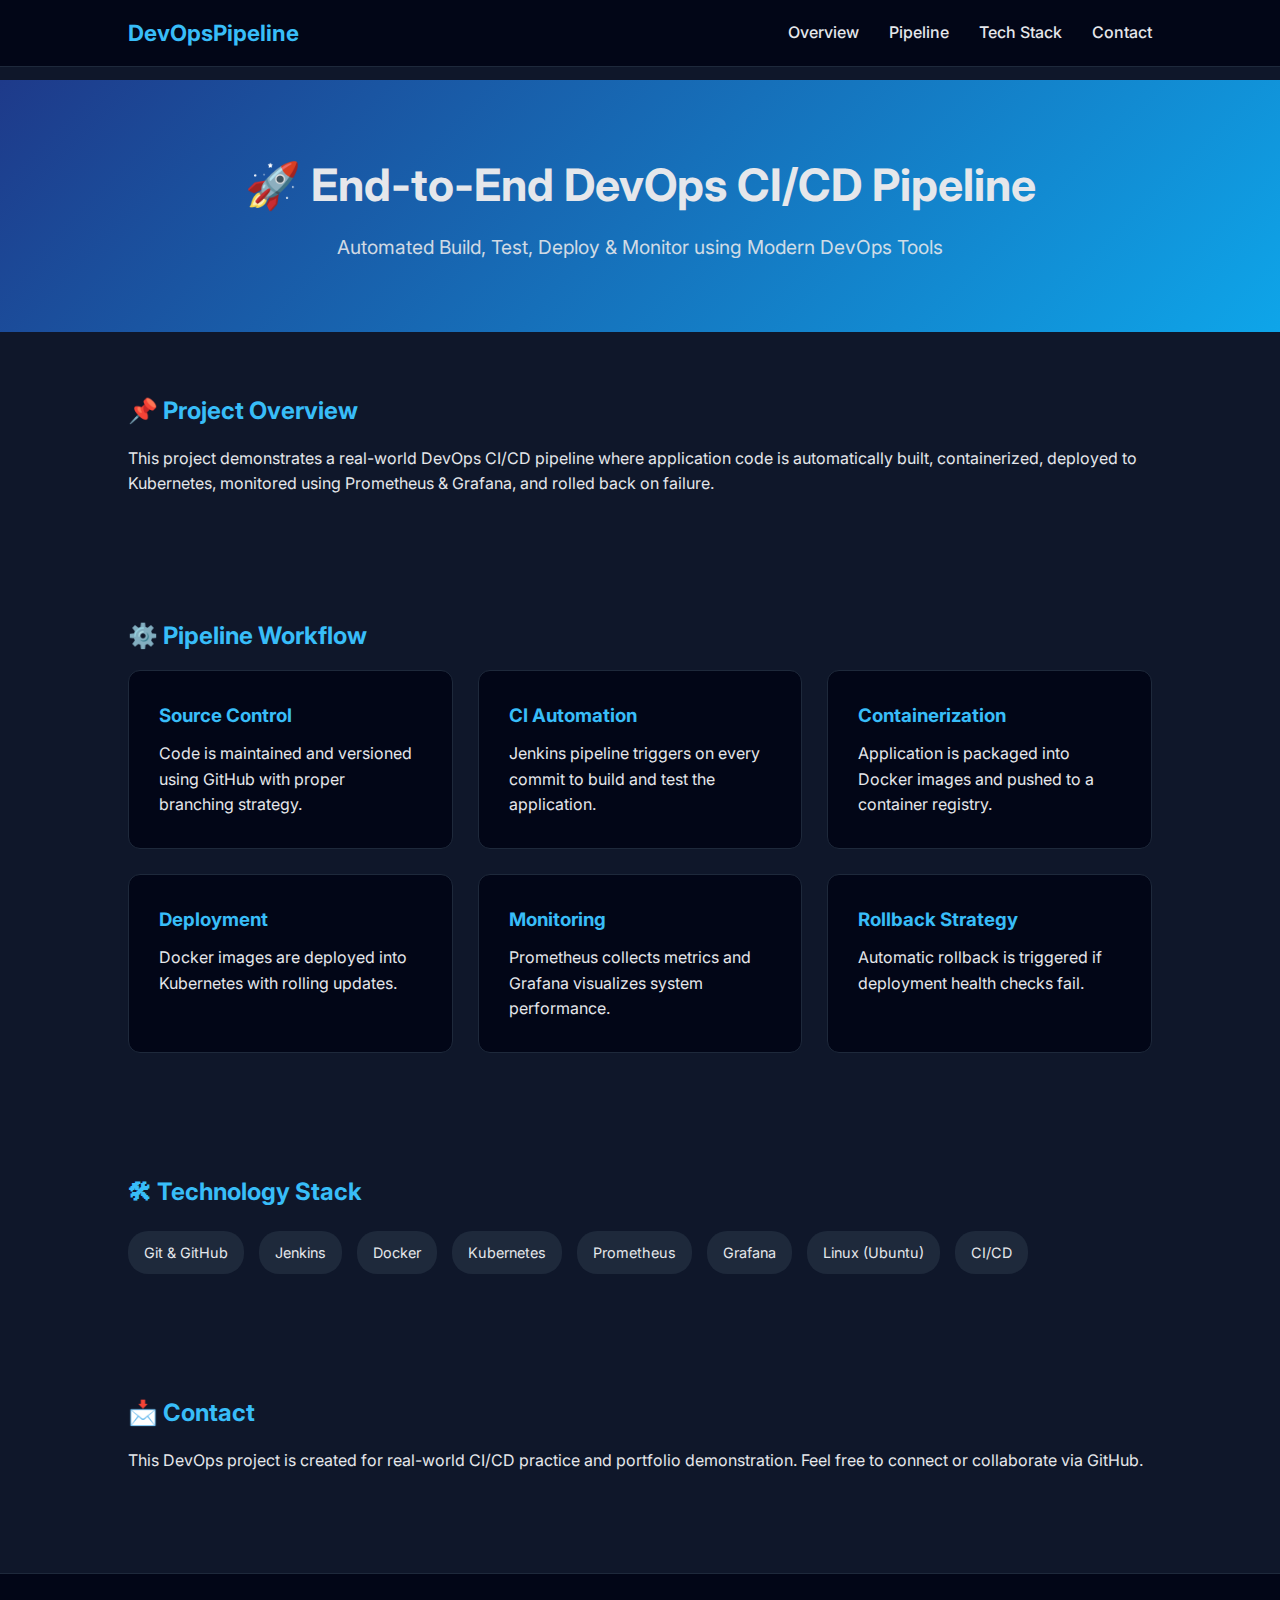
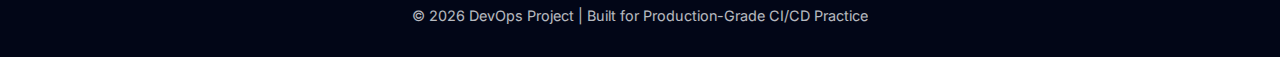
<file: index.html>
<!DOCTYPE html>
<html lang="en">
<head>
    <meta charset="UTF-8">
    <title>DevOps CI/CD Pipeline Dashboard</title>
    <meta name="viewport" content="width=device-width, initial-scale=1.0">

    <!-- Google Font -->
    <link href="https://fonts.googleapis.com/css2?family=Inter:wght@300;400;600;700&display=swap" rel="stylesheet">

    <style>
        * {
            margin: 0;
            padding: 0;
            box-sizing: border-box;
            font-family: 'Inter', sans-serif;
            scroll-behavior: smooth;
        }

        body {
            background: #0f172a;
            color: #e5e7eb;
            line-height: 1.6;
        }

        /* NAVBAR */
        .navbar {
            position: fixed;
            top: 0;
            width: 100%;
            background: #020617;
            display: flex;
            justify-content: space-between;
            align-items: center;
            padding: 15px 10%;
            z-index: 1000;
            border-bottom: 1px solid #1e293b;
        }

        .logo {
            font-size: 1.4rem;
            font-weight: 700;
            color: #38bdf8;
        }

        .nav-links {
            list-style: none;
            display: flex;
            gap: 30px;
        }

        .nav-links a {
            text-decoration: none;
            color: #e5e7eb;
            font-weight: 500;
            transition: 0.3s;
        }

        .nav-links a:hover {
            color: #38bdf8;
        }

        header {
            margin-top: 80px;
            background: linear-gradient(135deg, #1e3a8a, #0ea5e9);
            padding: 70px 20px;
            text-align: center;
        }

        header h1 {
            font-size: 2.8rem;
            margin-bottom: 10px;
        }

        header p {
            font-size: 1.2rem;
            opacity: 0.9;
        }

        section {
            padding: 60px 10%;
        }

        section h2 {
            margin-bottom: 15px;
            color: #38bdf8;
        }

        .cards {
            display: grid;
            grid-template-columns: repeat(auto-fit, minmax(250px, 1fr));
            gap: 25px;
        }

        .card {
            background: #020617;
            border-radius: 12px;
            padding: 30px;
            transition: 0.3s ease;
            border: 1px solid #1e293b;
        }

        .card:hover {
            transform: translateY(-5px);
            border-color: #38bdf8;
        }

        .card h3 {
            margin-bottom: 10px;
            color: #38bdf8;
        }

        .tech {
            display: flex;
            flex-wrap: wrap;
            gap: 15px;
            margin-top: 20px;
        }

        .tech span {
            background: #1e293b;
            padding: 10px 16px;
            border-radius: 20px;
            font-size: 0.9rem;
        }

        footer {
            text-align: center;
            padding: 30px;
            background: #020617;
            border-top: 1px solid #1e293b;
            margin-top: 40px;
        }

        footer p {
            font-size: 0.9rem;
            opacity: 0.8;
        }

        /* MOBILE */
        @media (max-width: 768px) {
            .nav-links {
                gap: 15px;
                font-size: 0.9rem;
            }

            header h1 {
                font-size: 2.2rem;
            }
        }
    </style>
</head>

<body>

<!-- NAVBAR -->
<nav class="navbar">
    <div class="logo">DevOpsPipeline</div>
    <ul class="nav-links">
        <li><a href="#overview">Overview</a></li>
        <li><a href="#workflow">Pipeline</a></li>
        <li><a href="#stack">Tech Stack</a></li>
        <li><a href="#contact">Contact</a></li>
    </ul>
</nav>

<!-- HEADER -->
<header>
    <h1>🚀 End-to-End DevOps CI/CD Pipeline</h1>
    <p>Automated Build, Test, Deploy & Monitor using Modern DevOps Tools</p>
</header>

<!-- OVERVIEW -->
<section id="overview">
    <h2>📌 Project Overview</h2>
    <p>
        This project demonstrates a real-world DevOps CI/CD pipeline where application code
        is automatically built, containerized, deployed to Kubernetes, monitored using
        Prometheus & Grafana, and rolled back on failure.
    </p>
</section>

<!-- WORKFLOW -->
<section id="workflow">
    <h2>⚙️ Pipeline Workflow</h2>
    <div class="cards">
        <div class="card">
            <h3>Source Control</h3>
            <p>Code is maintained and versioned using GitHub with proper branching strategy.</p>
        </div>

        <div class="card">
            <h3>CI Automation</h3>
            <p>Jenkins pipeline triggers on every commit to build and test the application.</p>
        </div>

        <div class="card">
            <h3>Containerization</h3>
            <p>Application is packaged into Docker images and pushed to a container registry.</p>
        </div>

        <div class="card">
            <h3>Deployment</h3>
            <p>Docker images are deployed into Kubernetes with rolling updates.</p>
        </div>

        <div class="card">
            <h3>Monitoring</h3>
            <p>Prometheus collects metrics and Grafana visualizes system performance.</p>
        </div>

        <div class="card">
            <h3>Rollback Strategy</h3>
            <p>Automatic rollback is triggered if deployment health checks fail.</p>
        </div>
    </div>
</section>

<!-- TECH STACK -->
<section id="stack">
    <h2>🛠 Technology Stack</h2>
    <div class="tech">
        <span>Git & GitHub</span>
        <span>Jenkins</span>
        <span>Docker</span>
        <span>Kubernetes</span>
        <span>Prometheus</span>
        <span>Grafana</span>
        <span>Linux (Ubuntu)</span>
        <span>CI/CD</span>
    </div>
</section>

<!-- CONTACT -->
<section id="contact">
    <h2>📩 Contact</h2>
    <p>
        This DevOps project is created for real-world CI/CD practice and portfolio demonstration.
        Feel free to connect or collaborate via GitHub.
    </p>
</section>

<!-- FOOTER -->
<footer>
    <p>© 2026 DevOps Project | Built for Production-Grade CI/CD Practice</p>
</footer>

</body>
</html>
</file>
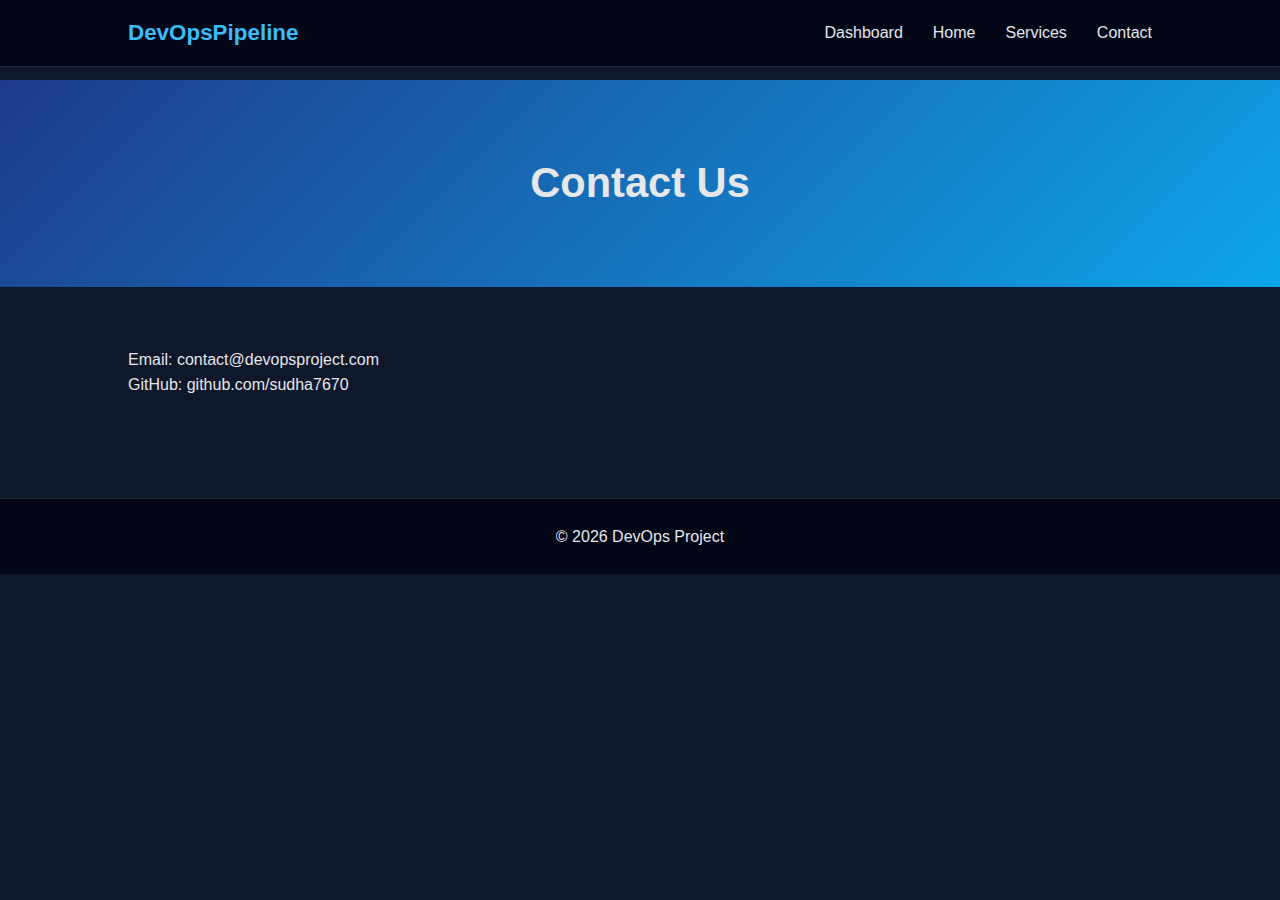
<file: contact.html>
<!DOCTYPE html>
<html>
<head>
    <title>Contact</title>
    <link rel="stylesheet" href="style.css">
</head>
<body>

<nav class="navbar">
    <div class="logo">DevOpsPipeline</div>
    <ul class="nav-links">
        <li><a href="index.html">Dashboard</a></li>
        <li><a href="home.html">Home</a></li>
        <li><a href="services.html">Services</a></li>
        <li><a href="contact.html">Contact</a></li>
    </ul>
</nav>

<header>
    <h1>Contact Us</h1>
</header>

<section>
    <p>Email: contact@devopsproject.com</p>
    <p>GitHub: github.com/sudha7670</p>
</section>

<footer>
    <p>© 2026 DevOps Project</p>
</footer>

</body>
</html>
</file>
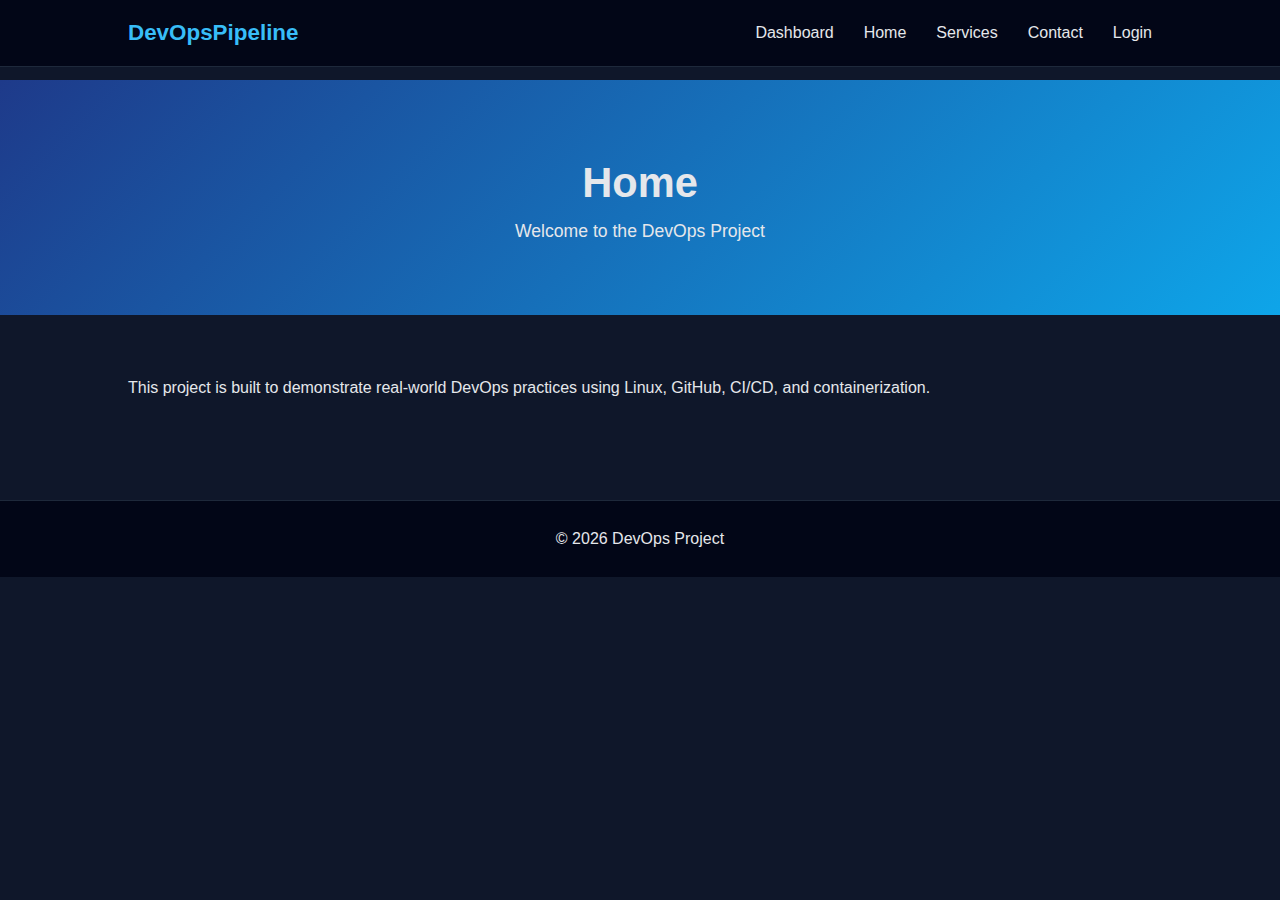
<file: home.html>
<!DOCTYPE html>
<html>
<head>
    <title>Home</title>
    <link rel="stylesheet" href="style.css">
</head>
<body>

<nav class="navbar">
    <div class="logo">DevOpsPipeline</div>
    <ul class="nav-links">
        <li><a href="index.html">Dashboard</a></li>
        <li><a href="home.html">Home</a></li>
        <li><a href="services.html">Services</a></li>
        <li><a href="contact.html">Contact</a></li>
        <li><a href="login.html">Login</a></li>

    </ul>
</nav>

<header>
    <h1>Home</h1>
    <p>Welcome to the DevOps Project</p>
</header>

<section>
    <p>
        This project is built to demonstrate real-world DevOps practices
        using Linux, GitHub, CI/CD, and containerization.
    </p>
</section>

<footer>
    <p>© 2026 DevOps Project</p>
</footer>

</body>
</html>
</file>
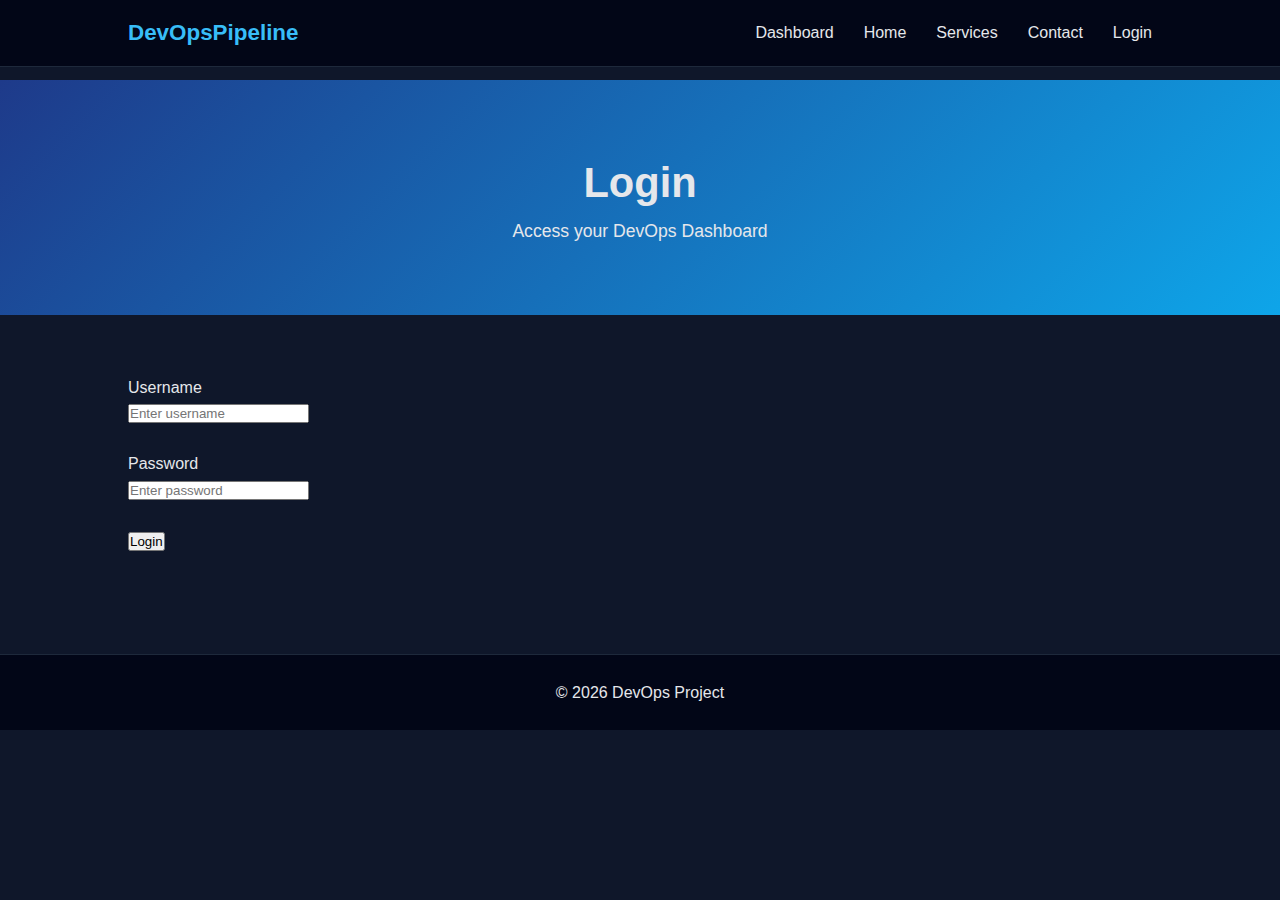
<file: login.html>
<!DOCTYPE html>
<html lang="en">
<head>
    <meta charset="UTF-8">
    <title>Login</title>
    <link rel="stylesheet" href="style.css">
</head>
<body>

<!-- NAVBAR -->
<nav class="navbar">
    <div class="logo">DevOpsPipeline</div>
    <ul class="nav-links">
        <li><a href="index.html">Dashboard</a></li>
        <li><a href="home.html">Home</a></li>
        <li><a href="services.html">Services</a></li>
        <li><a href="contact.html">Contact</a></li>
        <li><a href="login.html">Login</a></li>
    </ul>
</nav>

<header>
    <h1>Login</h1>
    <p>Access your DevOps Dashboard</p>
</header>

<section>
    <form class="login-form">
        <label>Username</label><br>
        <input type="text" placeholder="Enter username" required><br><br>

        <label>Password</label><br>
        <input type="password" placeholder="Enter password" required><br><br>

        <button type="submit">Login</button>
        
        
        
    </form>
</section>

<footer>
    <p>© 2026 DevOps Project</p>
</footer>

</body>
</html>
</file>
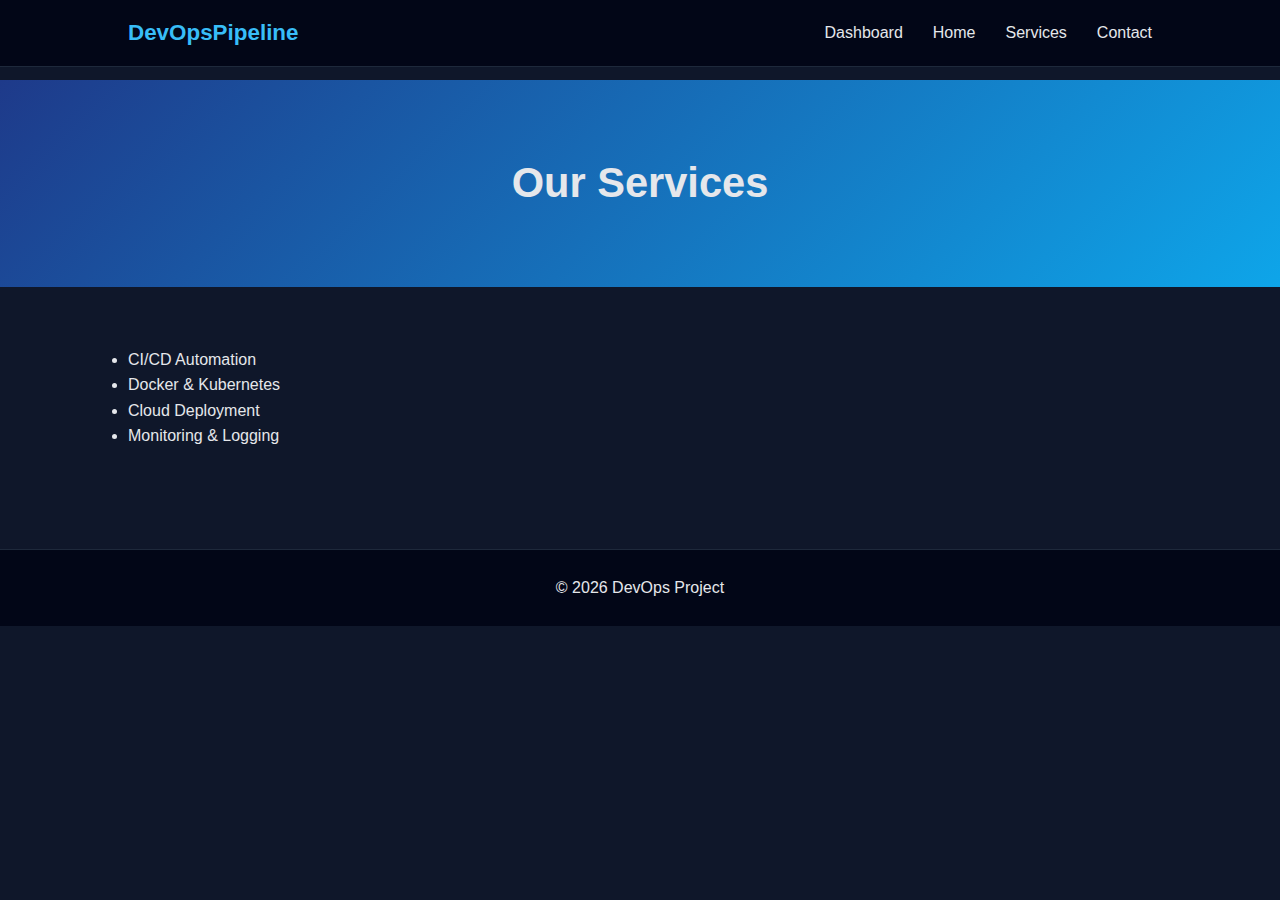
<file: services.html>
<!DOCTYPE html>
<html>
<head>
    <title>Services</title>
    <link rel="stylesheet" href="style.css">
</head>
<body>

<nav class="navbar">
    <div class="logo">DevOpsPipeline</div>
    <ul class="nav-links">
        <li><a href="index.html">Dashboard</a></li>
        <li><a href="home.html">Home</a></li>
        <li><a href="services.html">Services</a></li>
        <li><a href="contact.html">Contact</a></li>
    </ul>
</nav>

<header>
    <h1>Our Services</h1>
</header>

<section>
    <ul>
        <li>CI/CD Automation</li>
        <li>Docker & Kubernetes</li>
        <li>Cloud Deployment</li>
        <li>Monitoring & Logging</li>
    </ul>
</section>

<footer>
    <p>© 2026 DevOps Project</p>
</footer>

</body>
</html>
</file>
<file: style.css>
* {
    margin: 0;
    padding: 0;
    box-sizing: border-box;
    font-family: 'Inter', sans-serif;
}

body {
    background: #0f172a;
    color: #e5e7eb;
    line-height: 1.6;
}

/* NAVBAR */
.navbar {
    position: fixed;
    top: 0;
    width: 100%;
    background: #020617;
    display: flex;
    justify-content: space-between;
    align-items: center;
    padding: 15px 10%;
    z-index: 1000;
    border-bottom: 1px solid #1e293b;
}

.logo {
    font-size: 1.4rem;
    font-weight: 700;
    color: #38bdf8;
}

.nav-links {
    list-style: none;
    display: flex;
    gap: 30px;
}

.nav-links a {
    text-decoration: none;
    color: #e5e7eb;
    font-weight: 500;
}

.nav-links a:hover {
    color: #38bdf8;
}

/* HEADER */
header {
    margin-top: 80px;
    background: linear-gradient(135deg, #1e3a8a, #0ea5e9);
    padding: 70px 20px;
    text-align: center;
}

header h1 {
    font-size: 2.6rem;
}

header p {
    font-size: 1.1rem;
}

/* SECTIONS */
section {
    padding: 60px 10%;
}

h2 {
    color: #38bdf8;
    margin-bottom: 15px;
}

/* CARDS */
.cards {
    display: grid;
    grid-template-columns: repeat(auto-fit, minmax(250px, 1fr));
    gap: 25px;
}

.card {
    background: #020617;
    border-radius: 12px;
    padding: 25px;
    border: 1px solid #1e293b;
}

/* FOOTER */
footer {
    text-align: center;
    padding: 25px;
    background: #020617;
    border-top: 1px solid #1e293b;
    margin-top: 40px;
}
</file>
